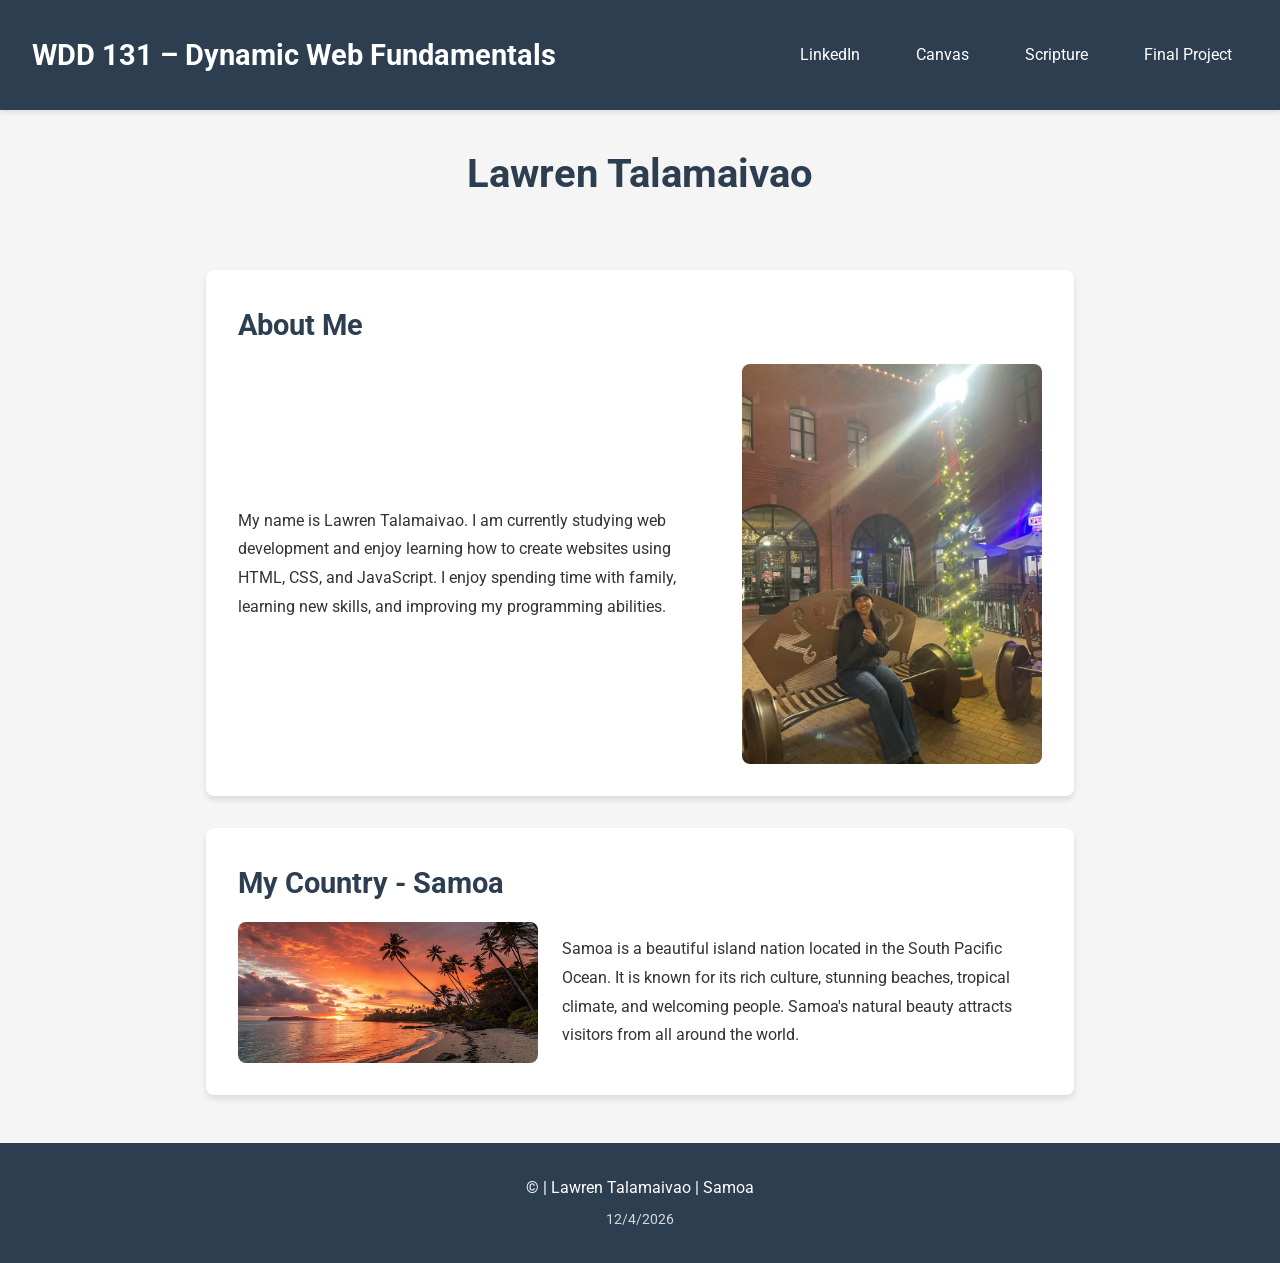
<file: index.html>
<!DOCTYPE html>
<html lang="en">
<head>
    <meta charset="UTF-8">
    <meta name="viewport" content="width=device-width, initial-scale=1.0">
    <title>WDD 131 – Dynamic Web Fundamentals – Lawren Talamaivao</title>

    <meta name="description" content="WDD 131 – Dynamic Web Fundamentals, Lawren Talamaivao, HTML, CSS, JavaScript, Samoa, Web Development">
    <meta name="author" content="Lawren Talamaivao">

    <link rel="preconnect" href="https://fonts.googleapis.com">
    <link rel="preconnect" href="https://fonts.gstatic.com" crossorigin>
    <link rel="stylesheet" href="styles/base.css">

    <script src="scripts/getdates.js" defer></script>

    <link href="https://fonts.googleapis.com/css2?family=Roboto:wght@300;400;700&display=swap" rel="stylesheet">
</head>

<body>

    <header>
        <span id="course-title">WDD 131 – Dynamic Web Fundamentals</span>

        <nav>
            <a href="https://www.linkedin.com/in/yourprofile" target="_blank">LinkedIn</a>
            <a href="https://byupw.instructure.com/" target="_blank">Canvas</a>
            <a href="https://www.churchofjesuschrist.org/study/scriptures/bofm/1-ne/3?lang=eng&id=p7#p7" target="_blank">Scripture</a>
            <a href="#final-project">Final Project</a>
        </nav>
    </header>

    <main>
        <h1>Lawren Talamaivao</h1>

        <section class="card">
            <h2>About Me</h2>

            <div class="content">
                <p>
                    My name is Lawren Talamaivao. I am currently studying web development
                    and enjoy learning how to create websites using HTML, CSS, and JavaScript.
                    I enjoy spending time with family, learning new skills, and improving my
                    programming abilities.
                </p>

                <img src="images/profile.jpg" alt="Lawren Talamaivao profile photo">
            </div>
        </section>

        <section class="card">
            <h2>My Country - Samoa</h2>

            <div class="content">
                <img src="images/samoa.jpg" alt="Samoa landscape">

                <p>
                    Samoa is a beautiful island nation located in the South Pacific Ocean.
                    It is known for its rich culture, stunning beaches, tropical climate,
                    and welcoming people. Samoa's natural beauty attracts visitors from all
                    around the world.
                </p>
            </div>
        </section>
    </main>

    <footer>
        <p>
            © <span id="currentyear"></span> | Lawren Talamaivao | Samoa
        </p>

        <p id="lastModified"></p>
    </footer>

</body>
</html>
</file>
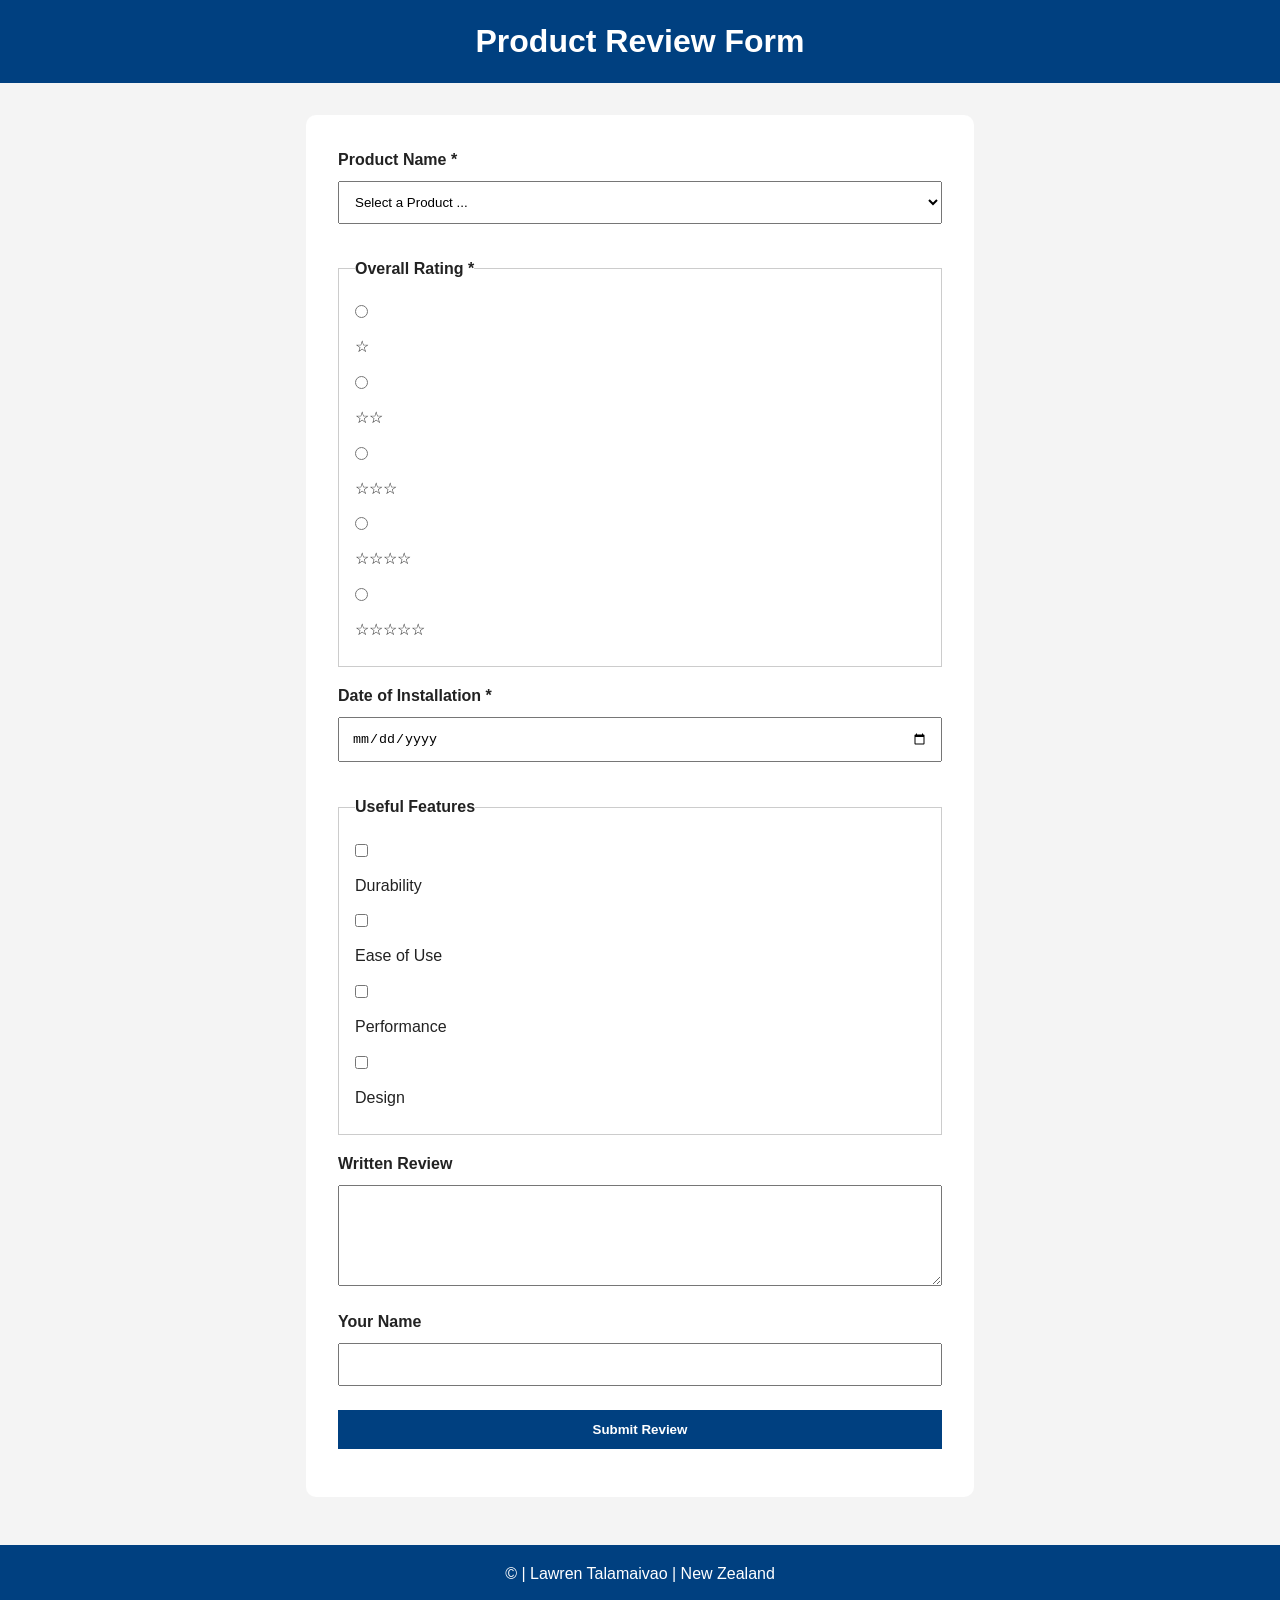
<file: form.html>
<!DOCTYPE html>
<html lang="en">
<head>
    <meta charset="UTF-8">
    <meta name="viewport" content="width=device-width, initial-scale=1.0">
    <title>Product Review Form</title>

    <meta name="description" content="Complete a product review form by selecting a product, providing a rating, choosing useful features, and sharing feedback about your experience.">
    <meta name="author" content="Lawren Talamaivao">

    <link rel="stylesheet" href="styles/form.css">
    <script src="scripts/form.js"></script>
    
</head>
<body>

    <header>
        <h1>Product Review Form</h1>
    </header>

    <main>
        <form method="get" action="review.html">

            <label for="productName">Product Name *</label>
            <select id="productName" name="productName" required>
                <option value="" disabled selected>Select a Product ...</option>
                <option value="product1">Product 1</option>
                <option value="product2">Product 2</option>
                <option value="product3">Product 3</option>
            </select>

            <fieldset>
                <legend>Overall Rating *</legend>

                <input type="radio" id="rating1" name="rating" value="1" required>
                <label for="rating1">☆</label>

                <input type="radio" id="rating2" name="rating" value="2" required>
                <label for="rating2">☆☆</label>

                <input type="radio" id="rating3" name="rating" value="3" required>
                <label for="rating3">☆☆☆</label>

                <input type="radio" id="rating4" name="rating" value="4" required>
                <label for="rating4">☆☆☆☆</label>

                <input type="radio" id="rating5" name="rating" value="5" required>
                <label for="rating5">☆☆☆☆☆</label>
            </fieldset>

            <label for="installDate">Date of Installation *</label>
            <input type="date" id="installDate" name="installDate" required>

            <fieldset>
                <legend>Useful Features</legend>

                <input type="checkbox" id="durability" name="features" value="Durability">
                <label for="durability">Durability</label>

                <input type="checkbox" id="easeofuse" name="features" value="Ease of Use">
                <label for="easeofuse">Ease of Use</label>

                <input type="checkbox" id="performance" name="features" value="Performance">
                <label for="performance">Performance</label>

                <input type="checkbox" id="design" name="features" value="Design">
                <label for="design">Design</label>
            </fieldset>

            <label for="review">Written Review</label>
            <textarea id="review" name="review" rows="5"></textarea>

            <label for="username">Your Name</label>
            <input type="text" id="username" name="username">

            <input type="submit" value="Submit Review">

        </form>
    </main>

    <footer>
        <p>&copy; <span id="year"></span> | Lawren Talamaivao | New Zealand</p>
        <p id="lastModified"></p>
    </footer>

</body>
</html>
</file>
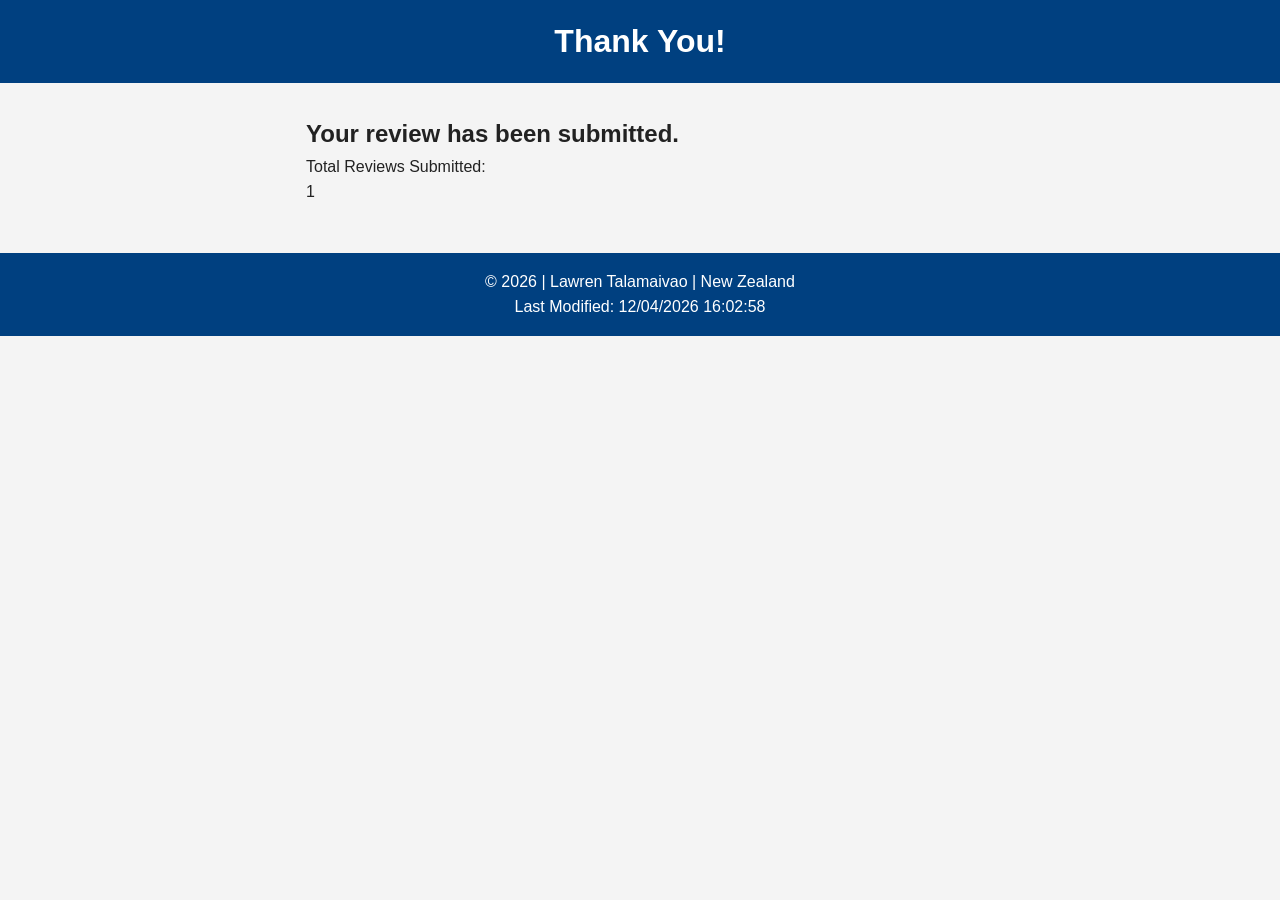
<file: review.html>
<!DOCTYPE html>
<html lang="en">
<head>
    <meta charset="UTF-8">
    <meta name="viewport" content="width=device-width, initial-scale=1.0">
    <title>Review Submitted</title>

    <meta name="description" content="Confirmation page displaying the successful submission of a product review and the total number of reviews recorded.">
    <meta name="author" content="Lawren Talamaivao">

    <link rel="stylesheet" href="styles/form.css">
    <script src="scripts/review.js" defer></script>
</head>
<body>

<header>
    <h1>Thank You!</h1>
</header>

<main>
    <h2>Your review has been submitted.</h2>
    <p>Total Reviews Submitted:</p>
    <p id="reviewCount"></p>
</main>

<footer>
    <p>&copy; <span id="year"></span> | Lawren Talamaivao | New Zealand</p>
    <p id="lastModified"></p>
</footer>

</body>
</html>
</file>
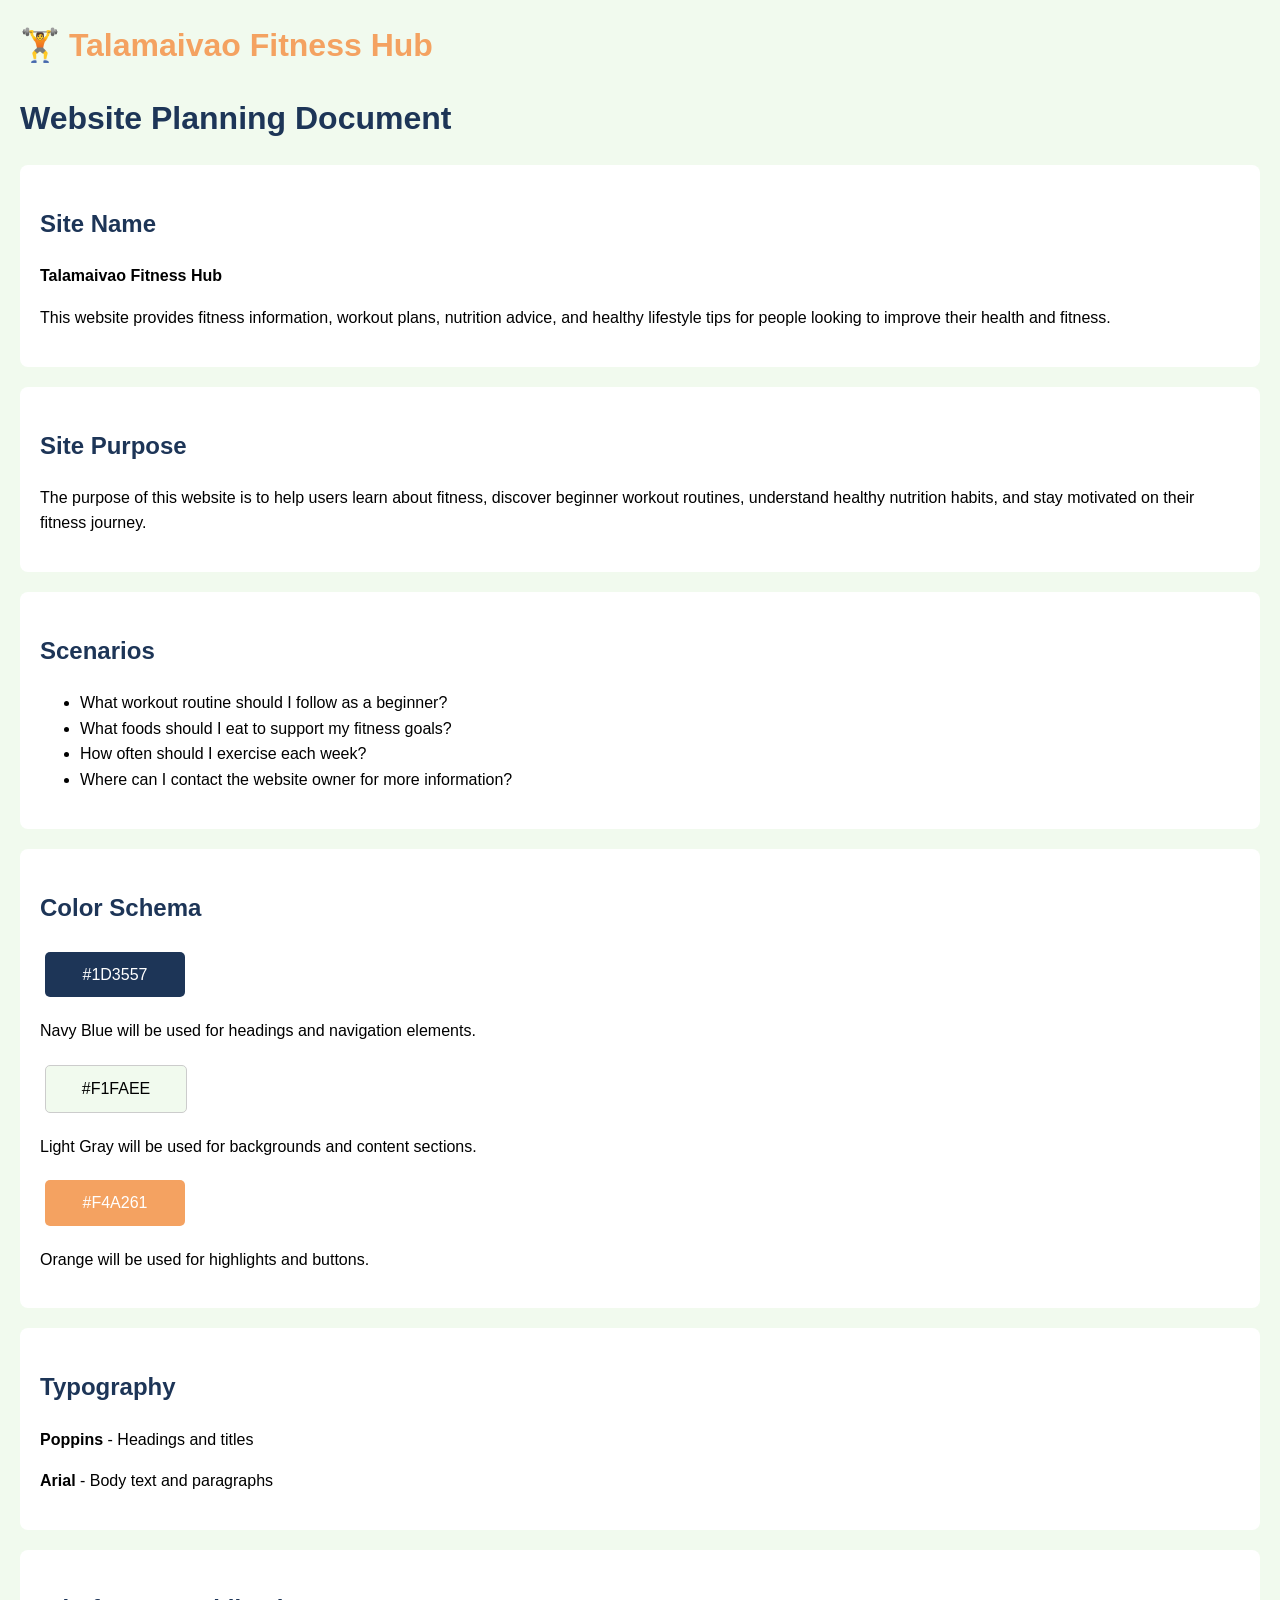
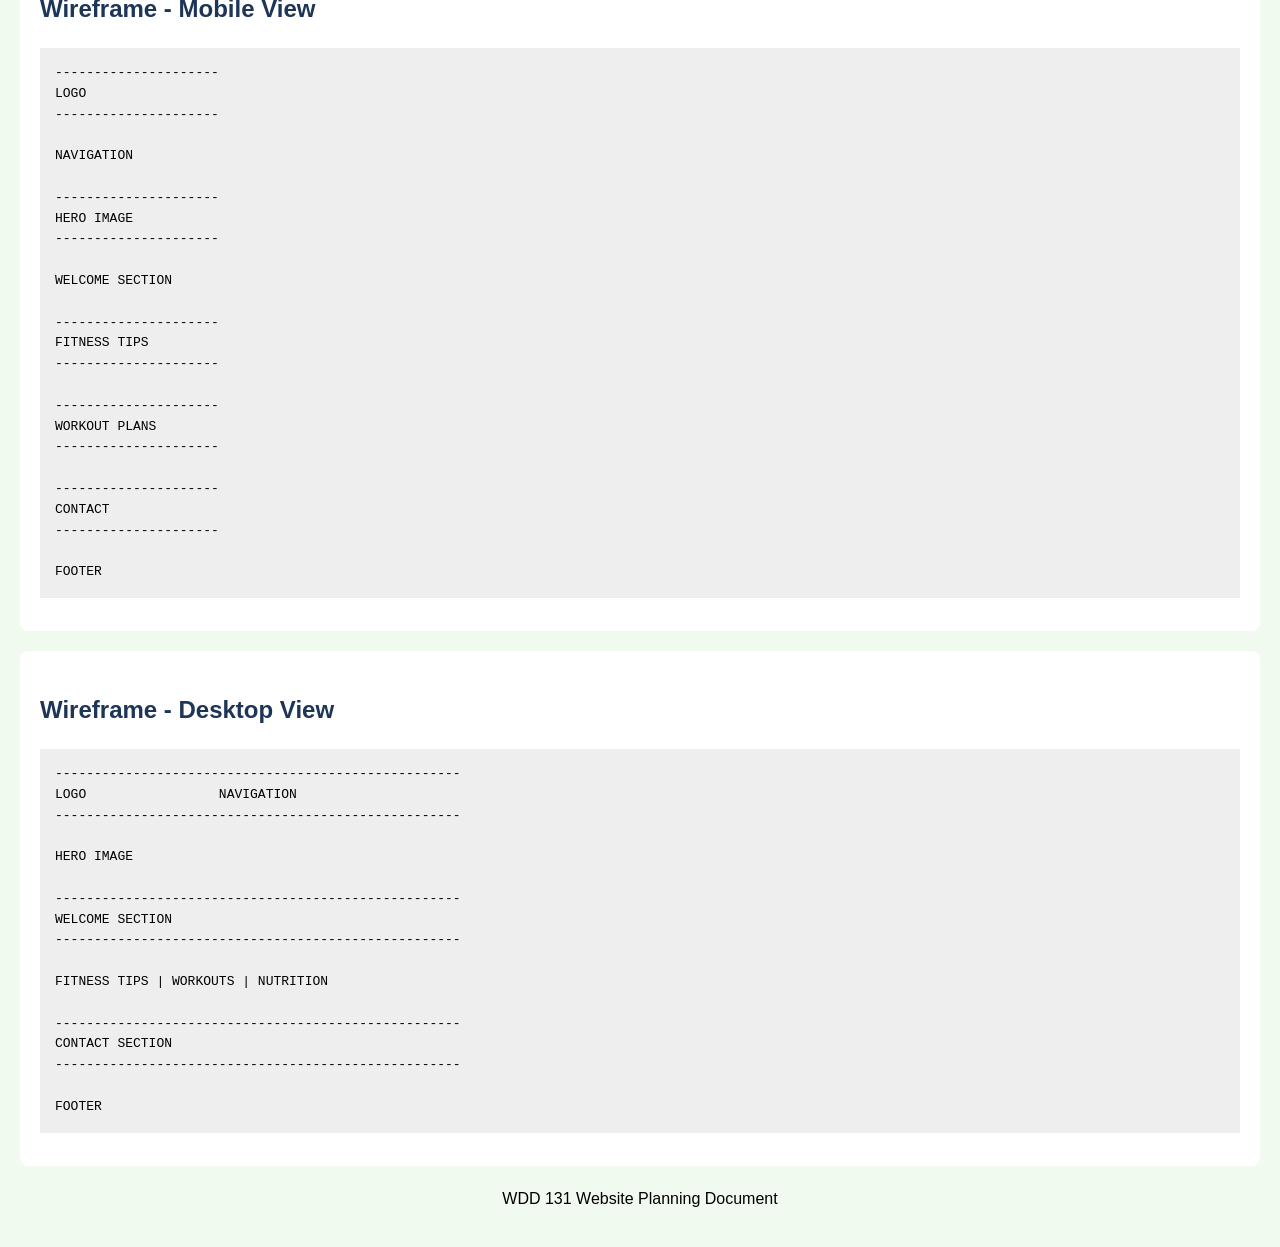
<file: siteplan.html>
<!DOCTYPE html>
<html lang="en-US">
<head>
    <meta charset="UTF-8">
    <meta name="viewport" content="width=device-width, initial-scale=1.0">
    <title>Talamaivao Fitness Hub Site Plan</title>

    <style>
        :root {
            --primary-color: #1D3557;
            --secondary-color: #F1FAEE;
            --accent-color: #F4A261;
        }

        body {
            font-family: Arial, sans-serif;
            background-color: var(--secondary-color);
            margin: 0;
            padding: 20px;
            line-height: 1.6;
        }

        h1, h2 {
            color: var(--primary-color);
        }

        section {
            background: white;
            padding: 20px;
            margin-bottom: 20px;
            border-radius: 8px;
        }

        .logo {
            font-size: 2rem;
            font-weight: bold;
            color: var(--accent-color);
        }

        .color-box {
            display: inline-block;
            width: 120px;
            padding: 10px;
            margin: 5px;
            color: white;
            text-align: center;
            border-radius: 5px;
        }

        .primary {
            background-color: #1D3557;
        }

        .secondary {
            background-color: #F1FAEE;
            color: black;
            border: 1px solid #ccc;
        }

        .accent {
            background-color: #F4A261;
        }

        pre {
            background: #eee;
            padding: 15px;
            overflow-x: auto;
        }

        footer {
            text-align: center;
            margin-top: 20px;
        }
    </style>
</head>
<body>

<header>
    <div class="logo">🏋️ Talamaivao Fitness Hub</div>
    <h1>Website Planning Document</h1>
</header>

<section>
    <h2>Site Name</h2>
    <p><strong>Talamaivao Fitness Hub</strong></p>
    <p>
        This website provides fitness information, workout plans,
        nutrition advice, and healthy lifestyle tips for people
        looking to improve their health and fitness.
    </p>
</section>

<section>
    <h2>Site Purpose</h2>
    <p>
        The purpose of this website is to help users learn about
        fitness, discover beginner workout routines, understand
        healthy nutrition habits, and stay motivated on their
        fitness journey.
    </p>
</section>

<section>
    <h2>Scenarios</h2>
    <ul>
        <li>What workout routine should I follow as a beginner?</li>
        <li>What foods should I eat to support my fitness goals?</li>
        <li>How often should I exercise each week?</li>
        <li>Where can I contact the website owner for more information?</li>
    </ul>
</section>

<section>
    <h2>Color Schema</h2>

    <div class="color-box primary">#1D3557</div>
    <p>Navy Blue will be used for headings and navigation elements.</p>

    <div class="color-box secondary">#F1FAEE</div>
    <p>Light Gray will be used for backgrounds and content sections.</p>

    <div class="color-box accent">#F4A261</div>
    <p>Orange will be used for highlights and buttons.</p>
</section>

<section>
    <h2>Typography</h2>

    <p><strong>Poppins</strong> - Headings and titles</p>

    <p><strong>Arial</strong> - Body text and paragraphs</p>
</section>

<section>
    <h2>Wireframe - Mobile View</h2>

<pre>
---------------------
LOGO
---------------------

NAVIGATION

---------------------
HERO IMAGE
---------------------

WELCOME SECTION

---------------------
FITNESS TIPS
---------------------

---------------------
WORKOUT PLANS
---------------------

---------------------
CONTACT
---------------------

FOOTER
</pre>

</section>

<section>
    <h2>Wireframe - Desktop View</h2>

<pre>
----------------------------------------------------
LOGO                 NAVIGATION
----------------------------------------------------

HERO IMAGE

----------------------------------------------------
WELCOME SECTION
----------------------------------------------------

FITNESS TIPS | WORKOUTS | NUTRITION

----------------------------------------------------
CONTACT SECTION
----------------------------------------------------

FOOTER
</pre>

</section>

<footer>
    <p>WDD 131 Website Planning Document</p>
</footer>

</body>
</html>
</file>
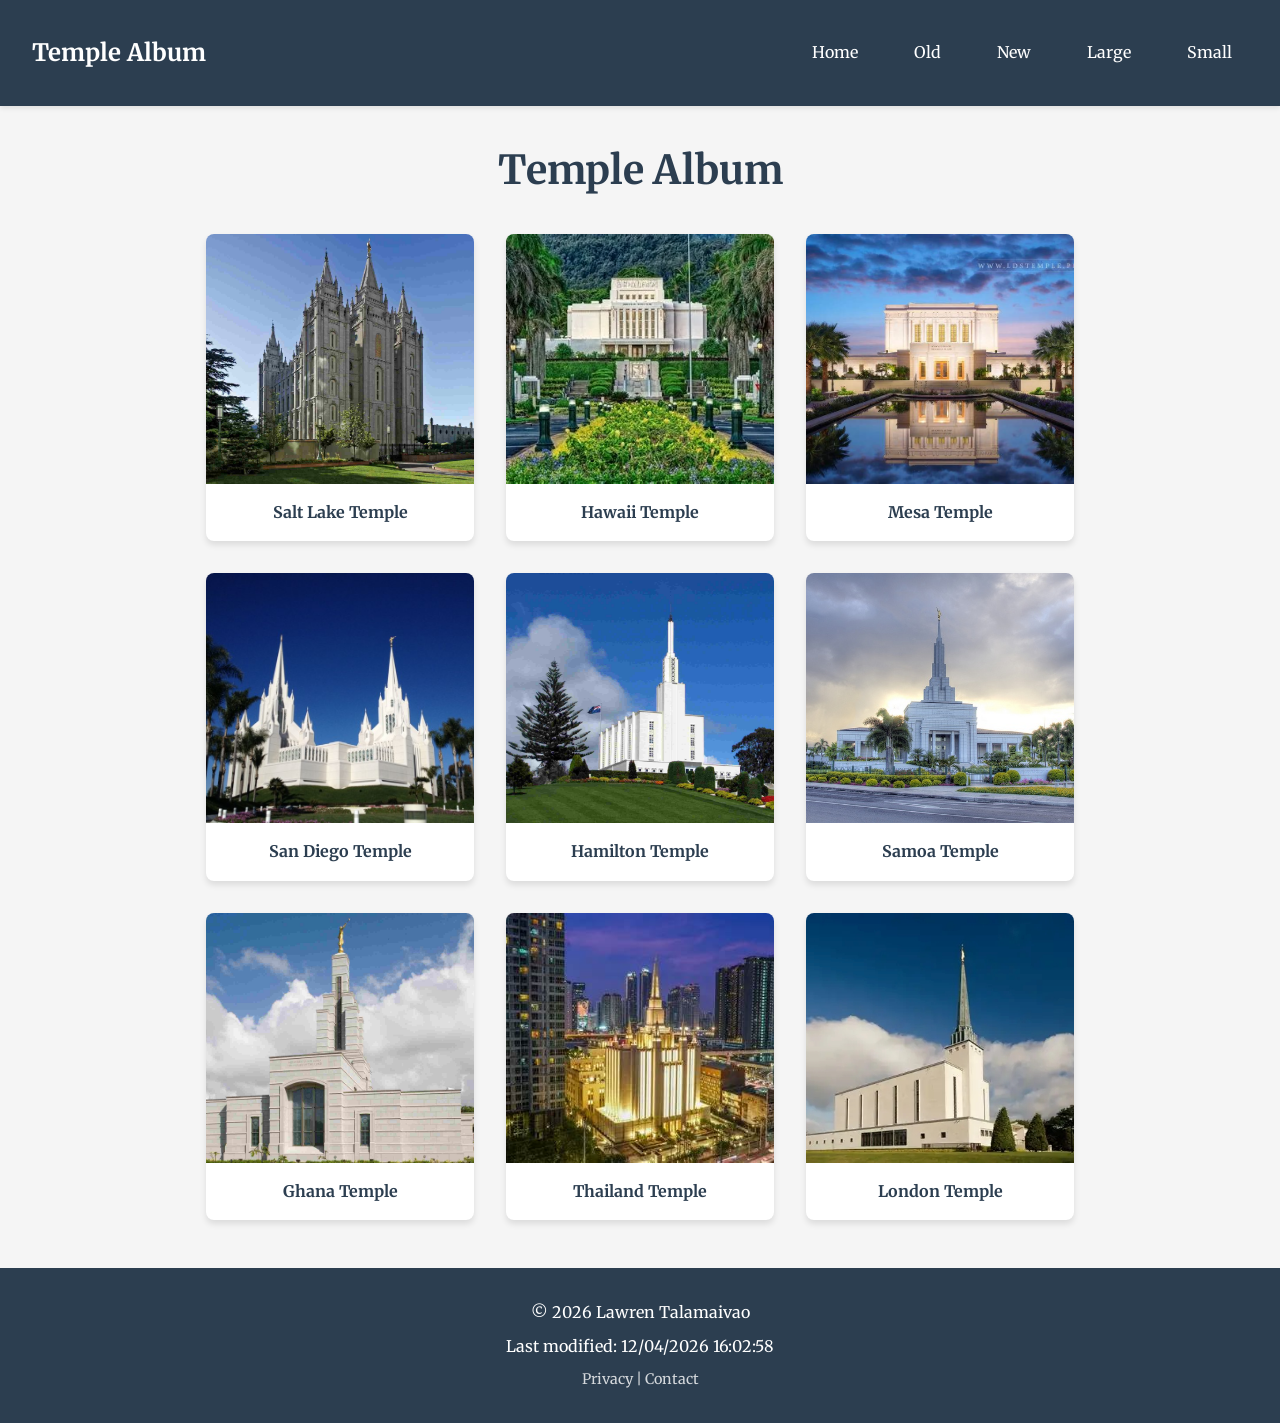
<file: temples.html>
<!doctype html>
<html lang="en">
<head>
  <meta charset="utf-8">
  <meta name="viewport" content="width=device-width, initial-scale=1">
  <meta name="description" content="Browse a curated collection of beautiful temples from around the world.">
  <meta name="author" content="Lawren Talamaivao">
  <title>Temple Album</title>

  <!-- Google Fonts -->
  <link rel="preconnect" href="https://fonts.googleapis.com">
  <link rel="preconnect" href="https://fonts.gstatic.com" crossorigin>
  <link href="https://fonts.googleapis.com/css2?family=Merriweather:wght@400;700&family=Open+Sans:wght@300;400;600&display=swap" rel="stylesheet">

  <!-- Mobile-first CSS -->
  <link rel="stylesheet" href="styles/temples.css">
  <link rel="stylesheet" href="styles/temples-large.css" media="screen and (min-width: 48em)">

  <!-- Deferred JavaScript -->
  <script defer src="scripts/temples.js"></script>
</head>
<body>
  <header>
    <div class="site-title">Temple Album</div>
    <button id="menu-toggle" class="menu-toggle">☰</button>
    <nav id="nav-menu">
      <a href="index.html">Home</a>
      <a href="#old">Old</a>
      <a href="#new">New</a>
      <a href="#large">Large</a>
      <a href="#small">Small</a>
    </nav>
  </header>

  <main>
    <h1>Temple Album</h1>

    <!-- At least nine figure elements with placeholder images and captions -->
    <section class="temples">
      <figure>
        <img src="images/salt-lake-temple.jpg" alt="Salt Lake Temple">
        <figcaption>Salt Lake Temple</figcaption>
      </figure>
      <figure>
        <img src="images/hawaii-temple.jpg" alt="Hawaii Temple">
        <figcaption>Hawaii Temple</figcaption>
      </figure>
      <figure>
        <img src="images/mesa-temple.jpg" alt="Mesa Temple">
        <figcaption>Mesa Temple</figcaption>
      </figure>
      <figure>
        <img src="images/san-diego-temple.jpg" alt="San Diego Temple">
        <figcaption>San Diego Temple</figcaption>
      </figure>
      <figure>
        <img src="images/hamilton-temple.jpg" alt="Hamilton Temple">
        <figcaption>Hamilton Temple</figcaption>
      </figure>
      <figure>
        <img src="images/samoa-temple.jpg" alt="Samoa Temple">
        <figcaption>Samoa Temple</figcaption>
      </figure>
      <figure>
        <img src="images/ghana-temple.jpg" alt="Ghana Temple">
        <figcaption>Ghana Temple</figcaption>
      </figure>
      <figure>
        <img src="images/thailand-temple.jpg" alt="Thailand Temple">
        <figcaption>Thailand Temple</figcaption>
      </figure>
      <figure>
        <img src="images/london-temple.jpg" alt="London Temple">
        <figcaption>London Temple</figcaption>
      </figure>
    </section>
  </main>

  <footer>
    <p>&copy; <span id="copyright-year"></span> Lawren Talamaivao</p>
    <p>Last modified: <span id="last-modified"></span></p>
    <p><a href="privacy.html">Privacy</a> | <a href="contact.html">Contact</a></p>
  </footer>
</body>
</html>
</file>
<file: styles/base.css>
/* Global Styles */
* {
    margin: 0;
    padding: 0;
    box-sizing: border-box;
}

html {
    scroll-behavior: smooth;
}

body {
    font-family: 'Roboto', sans-serif;
    font-weight: 400;
    font-size: 16px;
    line-height: 1.6;
    color: #333;
    background-color: #f5f5f5;
}

/* Header Styles */
header {
    background-color: #2c3e50;
    color: white;
    padding: 2rem;
    display: flex;
    justify-content: space-between;
    align-items: center;
    box-shadow: 0 2px 5px rgba(0, 0, 0, 0.1);
}

#course-title {
    font-size: 1.8rem;
    font-weight: 700;
}

nav {
    display: flex;
    gap: 1.5rem;
}

nav a {
    color: white;
    text-decoration: none;
    font-weight: 400;
    padding: 0.5rem 1rem;
    border-radius: 4px;
    transition: color 0.3s ease, background-color 0.3s ease;
}

nav a:hover {
    color: #3498db;
    background-color: rgba(52, 152, 219, 0.1);
}

nav a:focus {
    outline: 2px solid #3498db;
    outline-offset: 2px;
}

/* Main Content */
main {
    max-width: 900px;
    margin: 2rem auto;
    padding: 0 1rem;
    display: grid;
    grid-template-columns: 1fr;
    gap: 2rem;
}

h1 {
    font-size: 2.5rem;
    font-weight: 700;
    margin-bottom: 2rem;
    text-align: center;
    color: #2c3e50;
    grid-column: 1 / -1;
}

h2 {
    font-size: 1.8rem;
    font-weight: 700;
    color: #2c3e50;
    margin-bottom: 1rem;
}

/* Card Styles */
.card {
    background-color: white;
    border-radius: 8px;
    padding: 2rem;
    box-shadow: 0 4px 6px rgba(0, 0, 0, 0.1);
    transition: box-shadow 0.3s ease;
}

.card:hover {
    box-shadow: 0 6px 12px rgba(0, 0, 0, 0.15);
}

.content {
    display: flex;
    gap: 1.5rem;
    align-items: center;
}

.content img {
    width: 100%;
    max-width: 300px;
    height: auto;
    border-radius: 8px;
    object-fit: cover;
}

.content p {
    flex: 1;
    line-height: 1.8;
}

/* Footer Styles */
footer {
    background-color: #2c3e50;
    color: white;
    text-align: center;
    padding: 2rem;
    margin-top: 3rem;
}

footer p {
    margin-bottom: 0.5rem;
}

footer p:last-child {
    margin-bottom: 0;
    font-size: 0.9rem;
    opacity: 0.8;
}

/* Responsive Design */
@media (max-width: 768px) {
    header {
        flex-direction: column;
        text-align: center;
        gap: 1rem;
    }

    #course-title {
        font-size: 1.4rem;
    }

    nav {
        gap: 1rem;
        flex-wrap: wrap;
        justify-content: center;
    }

    h1 {
        font-size: 1.8rem;
    }

    h2 {
        font-size: 1.4rem;
    }

    .content {
        flex-direction: column;
        text-align: center;
    }

    .content img {
        max-width: 100%;
    }

    .card {
        padding: 1.5rem;
    }
}

@media (max-width: 480px) {
    header {
        padding: 1rem;
    }

    #course-title {
        font-size: 1.1rem;
    }

    nav {
        gap: 0.5rem;
    }

    nav a {
        font-size: 0.9rem;
        padding: 0.4rem 0.8rem;
    }

    h1 {
        font-size: 1.5rem;
        margin-bottom: 1rem;
    }

    h2 {
        font-size: 1.2rem;
    }

    main {
        padding: 0 0.5rem;
    }

    .card {
        padding: 1rem;
    }
}
</file>
<file: styles/form.css>
* {
    margin: 0;
    padding: 0;
    box-sizing: border-box;
}

body {
    font-family: Arial, sans-serif;
    background: #f4f4f4;
    color: #222;
    line-height: 1.6;
}

header {
    background: #004080;
    color: white;
    text-align: center;
    padding: 1rem;
}

main {
    max-width: 700px;
    margin: 1rem auto;
    padding: 1rem;
}

form {
    background: white;
    padding: 1.5rem;
    border-radius: 10px;
}

label,
legend {
    font-weight: bold;
}

input,
select,
textarea {
    width: 100%;
    padding: .75rem;
    margin-top: .5rem;
    margin-bottom: 1rem;
}

fieldset {
    margin: 1rem 0;
    padding: 1rem;
    border: 1px solid #ccc;
}

fieldset label {
    display: block;
    margin-bottom: .5rem;
    font-weight: normal;
}

input[type="radio"],
input[type="checkbox"] {
    width: auto;
    margin-right: .5rem;
}

input[type="submit"] {
    background: #004080;
    color: white;
    border: none;
    cursor: pointer;
    font-weight: bold;
}

input[type="submit"]:hover {
    background: #0066cc;
}

footer {
    text-align: center;
    background: #004080;
    color: white;
    padding: 1rem;
    margin-top: 2rem;
}

@media (min-width: 768px) {
    form {
        padding: 2rem;
    }
}
</file>
<file: styles/temples.css>
/* Global Styles */
* {
    margin: 0;
    padding: 0;
    box-sizing: border-box;
}

html {
    scroll-behavior: smooth;
}

body {
    font-family: 'Merriweather', 'Open Sans', sans-serif;
    font-weight: 400;
    font-size: 16px;
    line-height: 1.6;
    color: #333;
    background-color: #f5f5f5;
}

/* Header Styles */
header {
    background-color: #2c3e50;
    color: white;
    padding: 2rem;
    display: flex;
    justify-content: space-between;
    align-items: center;
    box-shadow: 0 2px 5px rgba(0, 0, 0, 0.1);
    flex-wrap: wrap;
}

.site-title {
    font-size: 1.5rem;
    font-weight: 700;
}

/* Hamburger Menu Button */
.menu-toggle {
    display: none;
    background: none;
    border: none;
    color: white;
    font-size: 1.5rem;
    cursor: pointer;
    padding: 0.5rem;
    align-self: center;
}

.menu-toggle:hover {
    color: #3498db;
}

h1 {
    font-size: 2.5rem;
    font-weight: 700;
    margin-bottom: 2rem;
    text-align: center;
    color: #2c3e50;
    width: 100%;
}

/* Use Flexbox on the nav element */
nav {
    display: flex;
    gap: 1.5rem;
    align-items: center;
    flex-wrap: wrap;
    justify-content: center;
}

nav a {
    color: white;
    text-decoration: none;
    font-weight: 400;
    padding: 0.5rem 1rem;
    border-radius: 4px;
    transition: color 0.3s ease, background-color 0.3s ease;
}

/* Hover effect on navigation elements */
nav a:hover {
    color: #3498db;
    background-color: rgba(52, 152, 219, 0.1);
}

nav a:focus {
    outline: 2px solid #3498db;
    outline-offset: 2px;
}

/* Mobile Menu Hidden by Default */
@media (max-width: 768px) {
    header {
        flex-direction: column;
        align-items: flex-start;
        gap: 1rem;
    }

    .site-title {
        width: 100%;
    }

    .menu-toggle {
        display: block;
        position: absolute;
        top: 2rem;
        right: 2rem;
    }

    nav {
        display: none;
        flex-direction: column;
        gap: 0;
        width: 100%;
        background-color: #34495e;
        border-radius: 4px;
        overflow: hidden;
    }

    nav.active {
        display: flex;
    }

    nav a {
        width: 100%;
        padding: 1rem;
        border-radius: 0;
        border-bottom: 1px solid rgba(255, 255, 255, 0.1);
    }

    nav a:last-child {
        border-bottom: none;
    }
}

/* Main Content */
main {
    max-width: 900px;
    margin: 2rem auto;
    padding: 0 1rem;
    width: 100%;
}

.temples {
    display: grid;
    grid-template-columns: repeat(auto-fit, minmax(250px, 1fr));
    gap: 2rem;
}

h2 {
    font-size: 1.8rem;
    font-weight: 700;
    color: #2c3e50;
    margin-bottom: 1rem;
    grid-column: 1 / -1;
}

figure {
    background-color: white;
    border-radius: 8px;
    overflow: hidden;
    box-shadow: 0 4px 6px rgba(0, 0, 0, 0.1);
    transition: transform 0.3s ease, box-shadow 0.3s ease;
}

figure:hover {
    transform: translateY(-5px);
    box-shadow: 0 6px 12px rgba(0, 0, 0, 0.15);
}

figure img {
    width: 100%;
    height: 250px;
    object-fit: cover;
    display: block;
}

figcaption {
    padding: 1rem;
    text-align: center;
    font-weight: 700;
    color: #2c3e50;
}

/* Footer Styles */
footer {
    background-color: #2c3e50;
    color: white;
    text-align: center;
    padding: 2rem;
    margin-top: 3rem;
}

footer p {
    margin-bottom: 0.5rem;
}

footer p:last-child {
    margin-bottom: 0;
    font-size: 0.9rem;
    opacity: 0.8;
}

footer a {
    color: white;
    text-decoration: none;
}

footer a:hover {
    text-decoration: underline;
}
</file>
<file: styles/temples-large.css>
/* Large Screen Responsive Design */
@media (min-width: 1200px) {
    main {
        grid-template-columns: repeat(3, 1fr);
    }
}

/* Tablet/Medium Screen */
@media (max-width: 768px) {
    header {
        flex-direction: column;
        text-align: center;
        gap: 1rem;
    }

    nav {
        gap: 1rem;
        flex-wrap: wrap;
        justify-content: center;
    }

    h1 {
        font-size: 1.8rem;
    }

    h2 {
        font-size: 1.4rem;
    }

    main {
        grid-template-columns: repeat(auto-fit, minmax(200px, 1fr));
        gap: 1.5rem;
    }

    figure img {
        height: 200px;
    }
}

/* Small Screen/Mobile */
@media (max-width: 480px) {
    header {
        padding: 1rem;
    }

    nav {
        gap: 0.5rem;
    }

    nav a {
        font-size: 0.9rem;
        padding: 0.4rem 0.8rem;
    }

    h1 {
        font-size: 1.5rem;
        margin-bottom: 1rem;
    }

    h2 {
        font-size: 1.2rem;
    }

    main {
        grid-template-columns: 1fr;
        padding: 0 0.5rem;
        gap: 1rem;
    }

    figure img {
        height: 180px;
    }

    figcaption {
        padding: 0.75rem;
        font-size: 0.95rem;
    }
}
</file>
